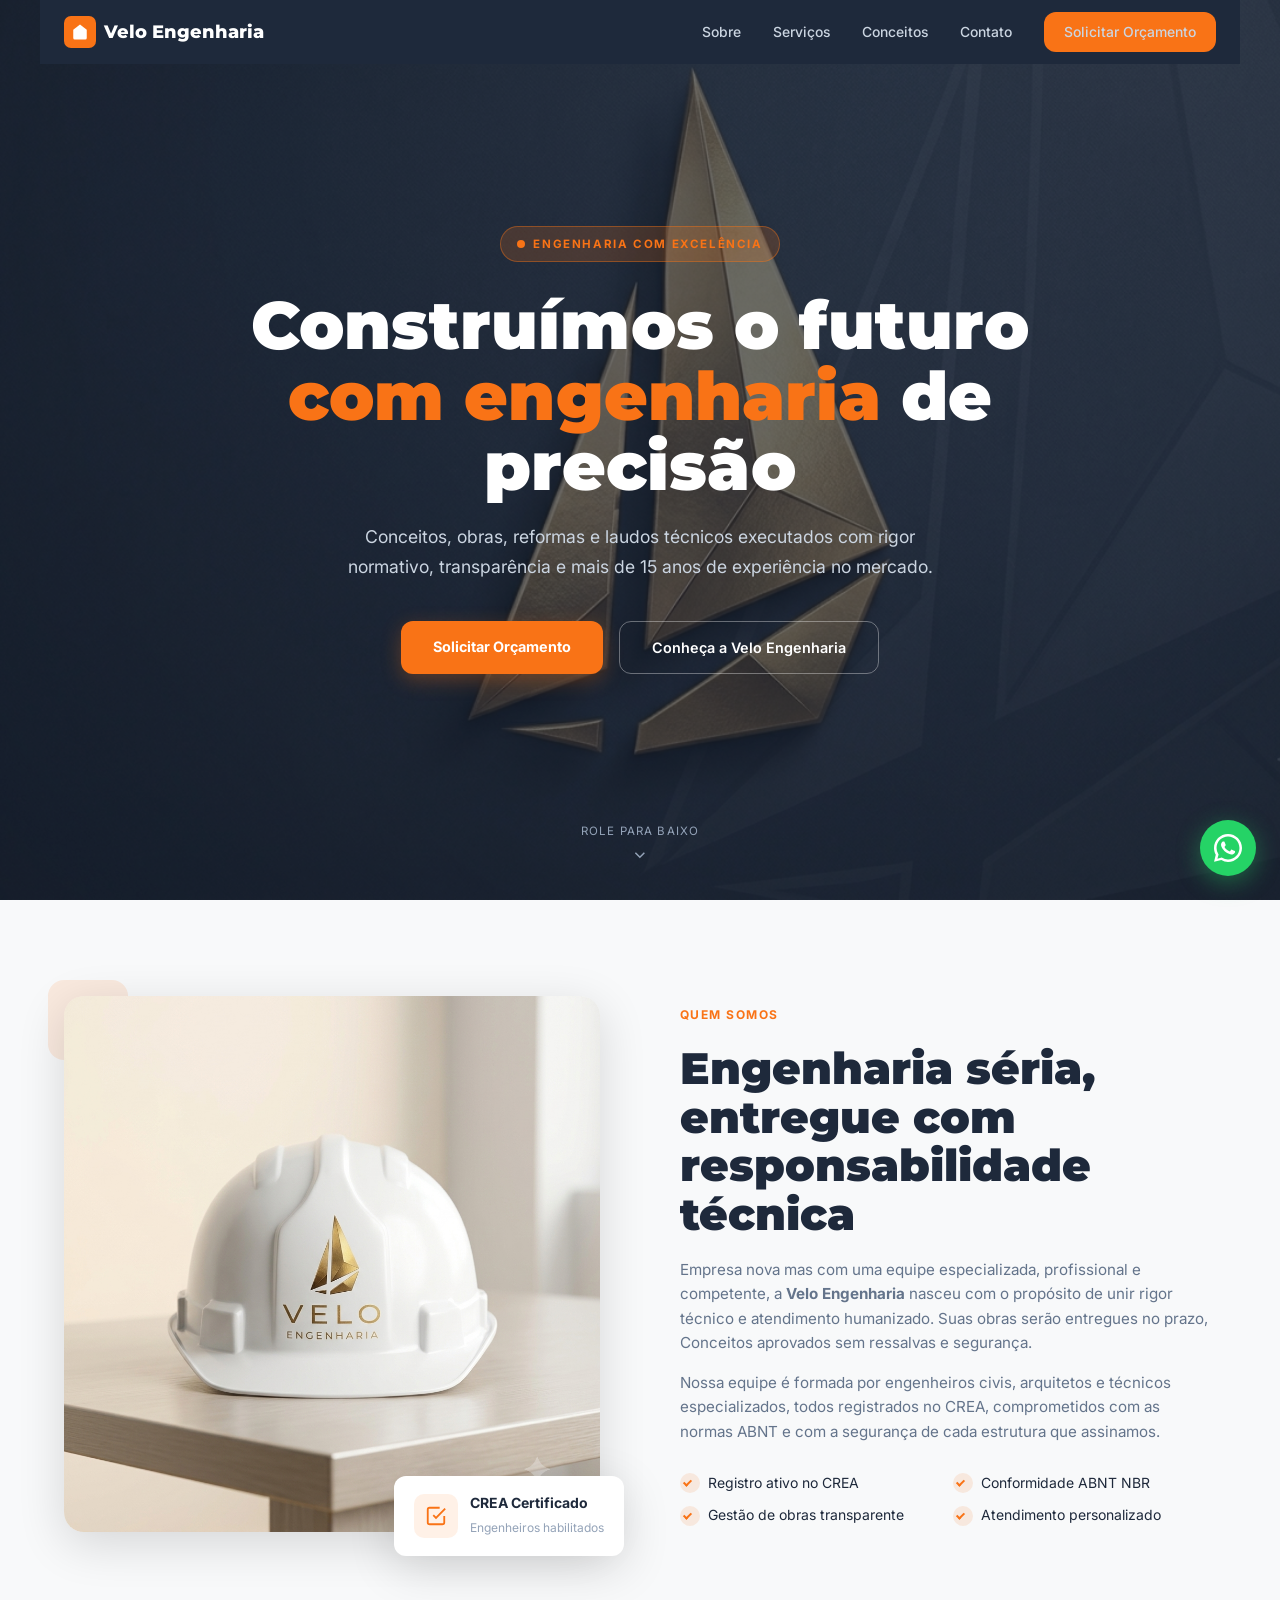
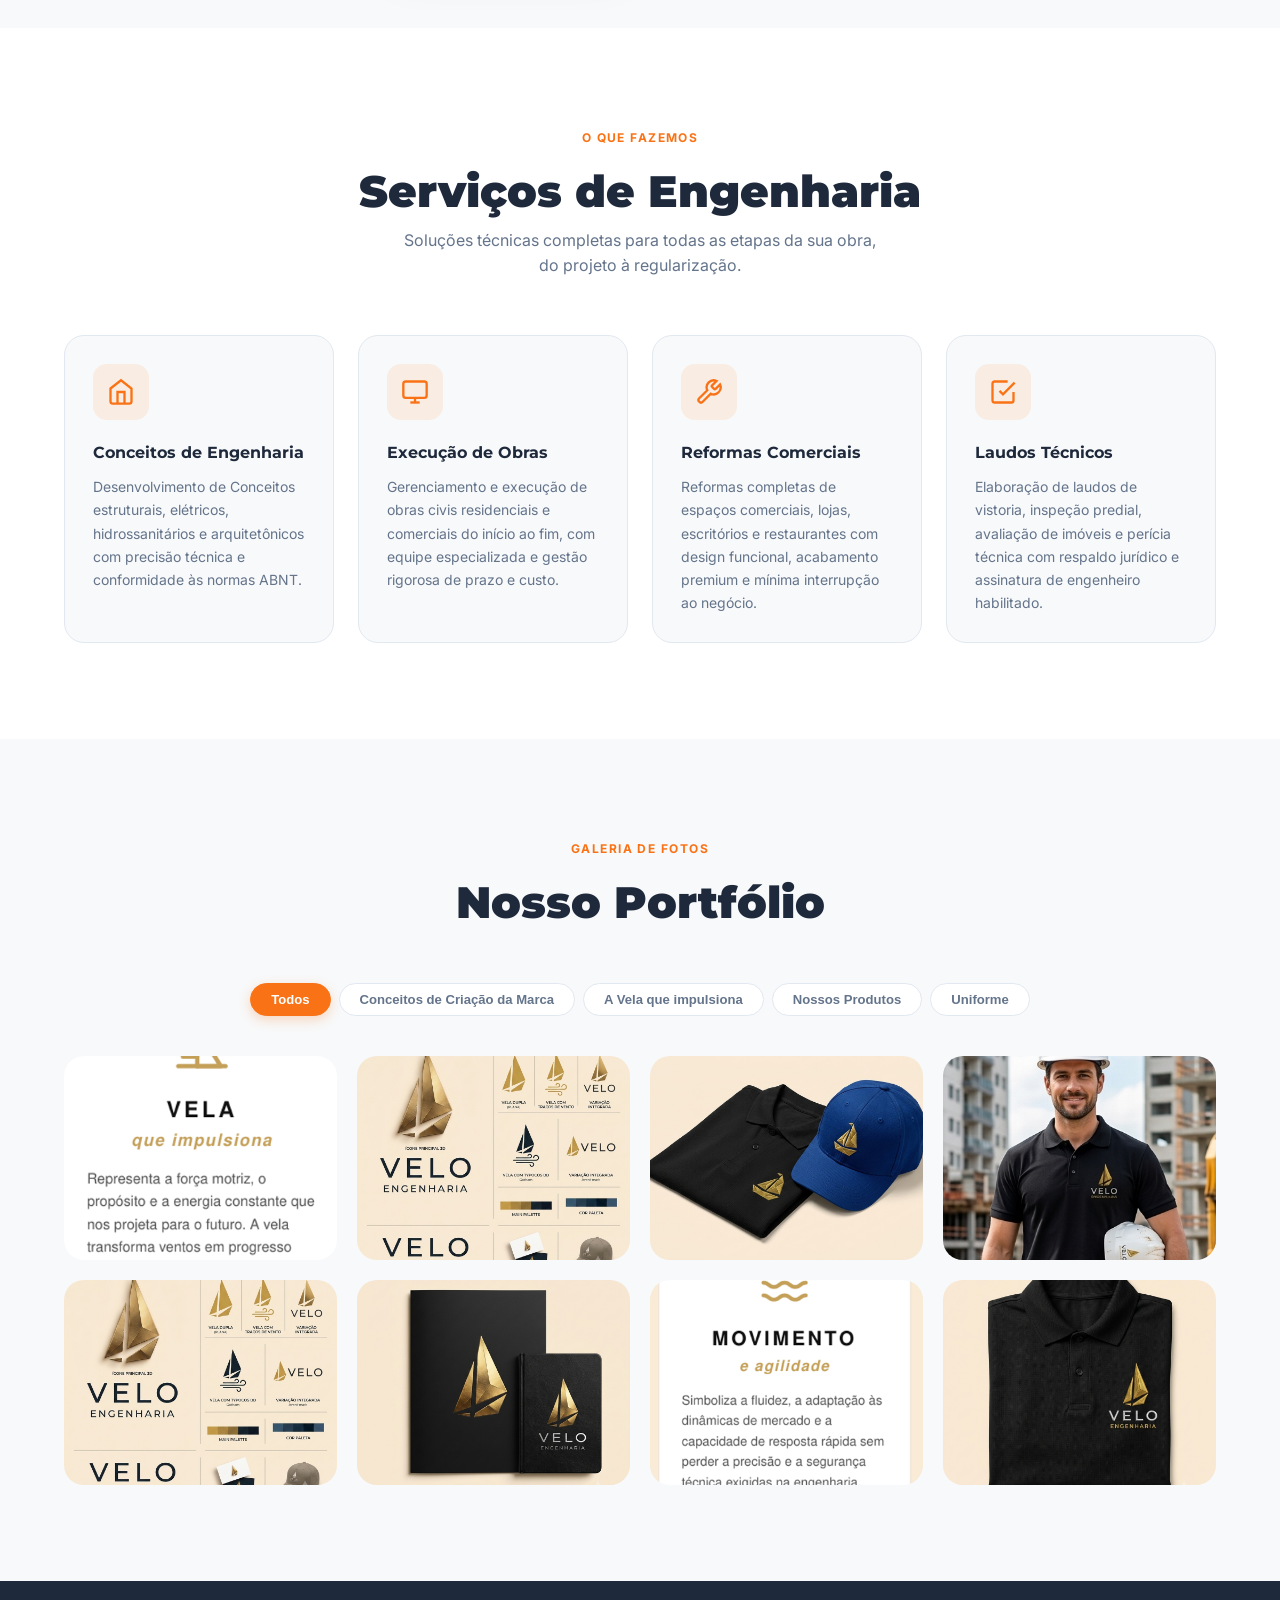
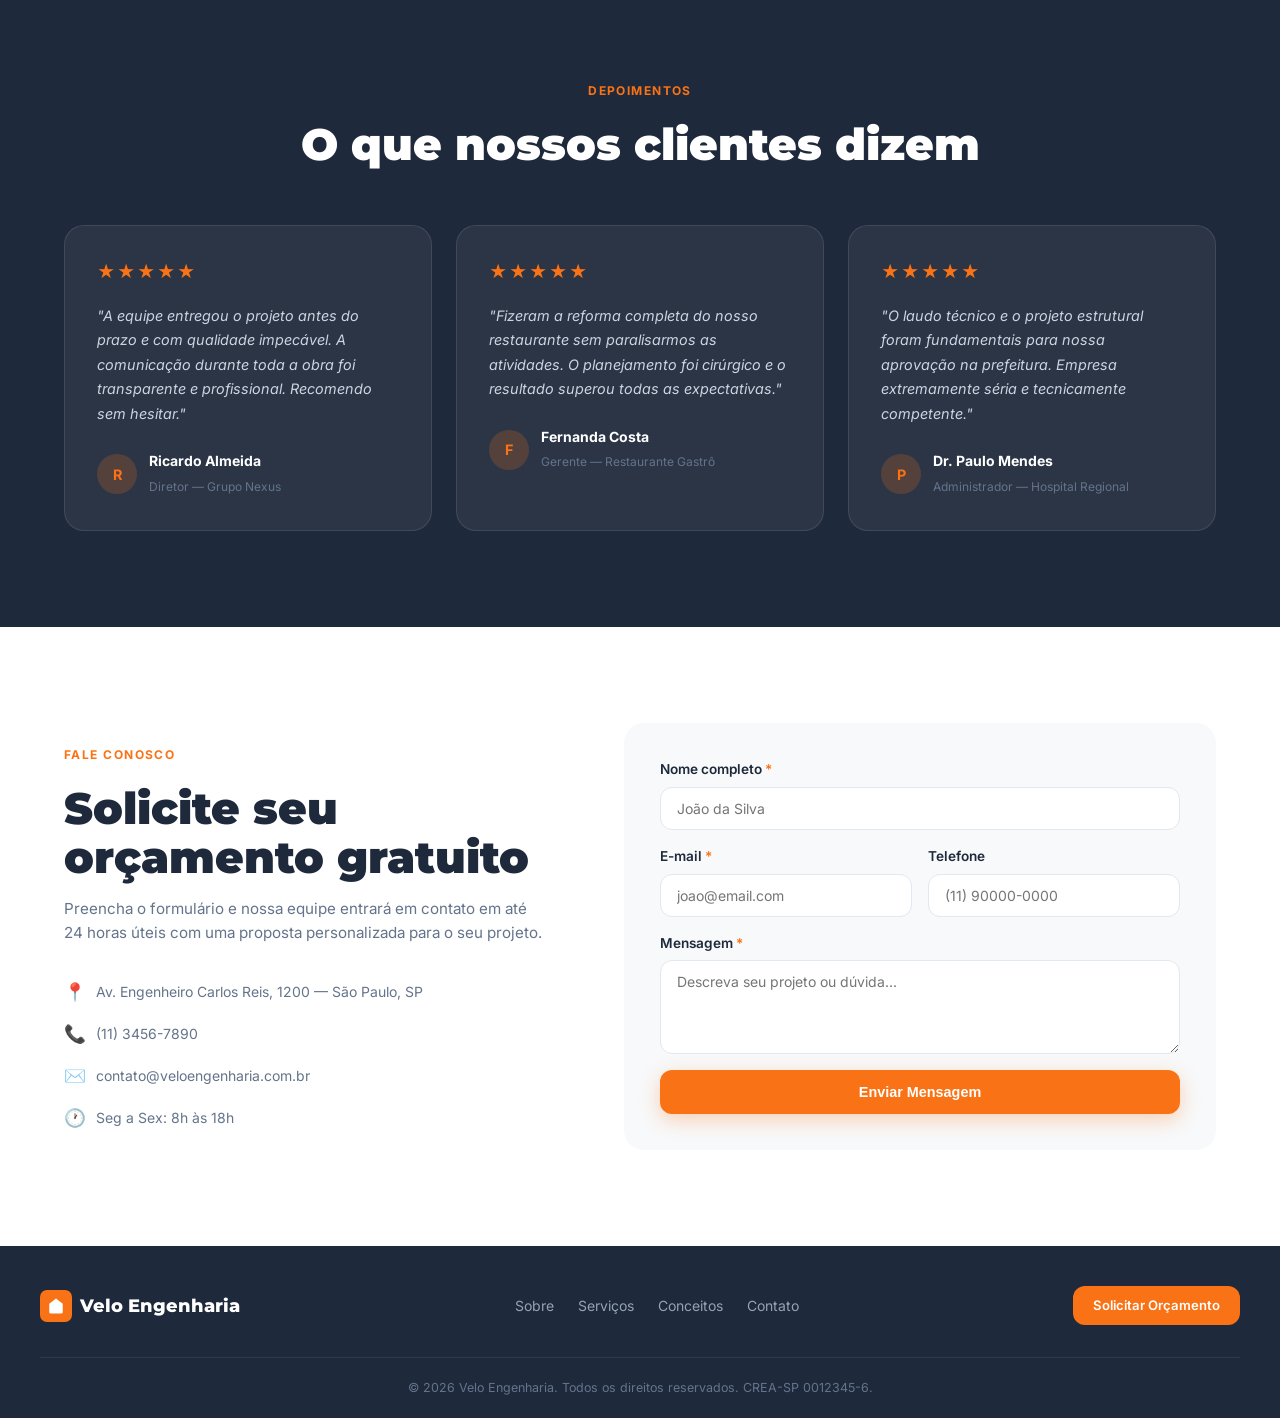
<file: index.html>
<!doctype html>
<html lang="pt-BR">
  <head>
    <meta charset="UTF-8" />
    <meta name="viewport" content="width=device-width, initial-scale=1.0" />
    <title>Velo Engenharia</title>
    <link rel="preconnect" href="https://fonts.googleapis.com" />
    <link rel="preconnect" href="https://fonts.gstatic.com" crossorigin />
    <link href="https://fonts.googleapis.com/css2?family=Montserrat:wght@400;600;700;800;900&family=Inter:wght@400;500;600&display=swap" rel="stylesheet" />
    <link rel="stylesheet" href="style.css" />
  </head>
  <body>

    <!-- ── NAVBAR ── -->
    <header id="navbar">
      <div class="nav-inner">
        <a href="#inicio" class="nav-logo">
          <span class="logo-icon">
            <svg viewBox="0 0 24 24" fill="white"><path d="M3 9l9-7 9 7v11a2 2 0 0 1-2 2H5a2 2 0 0 1-2-2z"/></svg>
          </span>
          <span>Velo Engenharia</span>
        </a>

        <nav class="nav-links" id="nav-links">
          <a href="#sobre">Sobre</a>
          <a href="#servicos">Serviços</a>
          <a href="#conceitos">Conceitos</a>
          <a href="#contato">Contato</a>
          <a href="#contato" class="btn-nav">Solicitar Orçamento</a>
        </nav>

        <button class="hamburger" id="hamburger" aria-label="Menu">
          <span></span><span></span><span></span>
        </button>
      </div>
    </header>

    <!-- ── HERO ── -->
    <section id="inicio" class="hero">
      <div class="hero-overlay"></div>
      <div class="hero-content">
        <div class="hero-badge">
          <span class="badge-dot"></span>
          Engenharia com Excelência
        </div>
        <h1>Construímos o futuro <span class="accent">com engenharia</span> de precisão</h1>
        <p>Conceitos, obras, reformas e laudos técnicos executados com rigor normativo, transparência e mais de 15 anos de experiência no mercado.</p>
        <div class="hero-ctas">
          <a href="#contato" class="btn-primary">Solicitar Orçamento</a>
          <a href="#sobre" class="btn-outline">Conheça a Velo Engenharia</a>
        </div>
      </div>
      <div class="scroll-hint">
        <span>Role para baixo</span>
        <svg viewBox="0 0 24 24" fill="none" stroke="currentColor" stroke-width="2"><polyline points="6 9 12 15 18 9"/></svg>
      </div>
    </section>

    <!-- ── SOBRE ── -->
    <section id="sobre" class="section bg-ice">
      <div class="container grid-2col">
        <div class="about-img-wrap">
          <div class="about-deco"></div>
          <img
            src="imagens/veloCapacete.png"
            alt="Equipe de engenheiros em obra"
            class="about-img"
          />
          <div class="about-badge-card">
            <div class="badge-card-icon">
              <svg viewBox="0 0 24 24" fill="none" stroke="#F97316" stroke-width="2"><path d="M9 11l3 3L22 4"/><path d="M21 12v7a2 2 0 0 1-2 2H5a2 2 0 0 1-2-2V5a2 2 0 0 1 2-2h11"/></svg>
            </div>
            <div>
              <strong>CREA Certificado</strong>
              <span>Engenheiros habilitados</span>
            </div>
          </div>
        </div>

        <div class="about-text">
          <span class="section-tag">Quem Somos</span>
          <h2>Engenharia séria, entregue com responsabilidade técnica</h2>
          <p>Empresa nova mas com uma equipe especializada, profissional e competente, a <strong>Velo Engenharia</strong> nasceu com o propósito de unir rigor técnico e atendimento humanizado. Suas obras serão entregues no prazo, Conceitos aprovados sem ressalvas e segurança.</p>
          <p>Nossa equipe é formada por engenheiros civis, arquitetos e técnicos especializados, todos registrados no CREA, comprometidos com as normas ABNT e com a segurança de cada estrutura que assinamos.</p>
          <ul class="check-list">
            <li><span class="check-icon"></span>Registro ativo no CREA</li>
            <li><span class="check-icon"></span>Conformidade ABNT NBR</li>
            <li><span class="check-icon"></span>Gestão de obras transparente</li>
            <li><span class="check-icon"></span>Atendimento personalizado</li>
          </ul>
        </div>
      </div>
    </section>

    <!-- ── SERVIÇOS ── -->
    <section id="servicos" class="section bg-white">
      <div class="container">
        <div class="section-header">
          <span class="section-tag">O que fazemos</span>
          <h2>Serviços de Engenharia</h2>
          <p>Soluções técnicas completas para todas as etapas da sua obra, do projeto à regularização.</p>
        </div>
        <div class="services-grid">
          <div class="service-card">
            <div class="service-icon">
              <svg viewBox="0 0 24 24" fill="none" stroke="currentColor" stroke-width="2"><path d="M3 9l9-7 9 7v11a2 2 0 0 1-2 2H5a2 2 0 0 1-2-2z"/><polyline points="9 22 9 12 15 12 15 22"/></svg>
            </div>
            <h3>Conceitos de Engenharia</h3>
            <p>Desenvolvimento de Conceitos estruturais, elétricos, hidrossanitários e arquitetônicos com precisão técnica e conformidade às normas ABNT.</p>
          </div>
          <div class="service-card">
            <div class="service-icon">
              <svg viewBox="0 0 24 24" fill="none" stroke="currentColor" stroke-width="2"><rect x="2" y="3" width="20" height="14" rx="2"/><line x1="8" y1="21" x2="16" y2="21"/><line x1="12" y1="17" x2="12" y2="21"/></svg>
            </div>
            <h3>Execução de Obras</h3>
            <p>Gerenciamento e execução de obras civis residenciais e comerciais do início ao fim, com equipe especializada e gestão rigorosa de prazo e custo.</p>
          </div>
          <div class="service-card">
            <div class="service-icon">
              <svg viewBox="0 0 24 24" fill="none" stroke="currentColor" stroke-width="2"><path d="M14.7 6.3a1 1 0 0 0 0 1.4l1.6 1.6a1 1 0 0 0 1.4 0l3.77-3.77a6 6 0 0 1-7.94 7.94l-6.91 6.91a2.12 2.12 0 0 1-3-3l6.91-6.91a6 6 0 0 1 7.94-7.94l-3.76 3.76z"/></svg>
            </div>
            <h3>Reformas Comerciais</h3>
            <p>Reformas completas de espaços comerciais, lojas, escritórios e restaurantes com design funcional, acabamento premium e mínima interrupção ao negócio.</p>
          </div>
          <div class="service-card">
            <div class="service-icon">
              <svg viewBox="0 0 24 24" fill="none" stroke="currentColor" stroke-width="2"><path d="M9 11l3 3L22 4"/><path d="M21 12v7a2 2 0 0 1-2 2H5a2 2 0 0 1-2-2V5a2 2 0 0 1 2-2h11"/></svg>
            </div>
            <h3>Laudos Técnicos</h3>
            <p>Elaboração de laudos de vistoria, inspeção predial, avaliação de imóveis e perícia técnica com respaldo jurídico e assinatura de engenheiro habilitado.</p>
          </div>
        </div>
      </div>
    </section>

    <!-- ── PORTFÓLIO ── -->
    <section id="conceitos" class="section bg-ice">
      <div class="container">
        <div class="section-header">
          <span class="section-tag">Galeria de Fotos</span>
          <h2>Nosso Portfólio</h2>
          <p></p>
        </div>

        <div class="filter-tabs">
          <button class="filter-btn active" data-filter="Todos">Todos</button>
          <button class="filter-btn" data-filter="Conceitos">Conceitos de Criação da Marca</button>
          <button class="filter-btn" data-filter="VelaImpulso">A Vela que impulsiona</button>
          <button class="filter-btn" data-filter="Produtos">Nossos Produtos</button>
          <button class="filter-btn" data-filter="Uniforme">Uniforme</button>
        </div>

        <div class="portfolio-grid" id="portfolio-grid">
          <div class="portfolio-item" data-category="Conceitos">
            <img src="imagens/vela.png" />
            <div class="portfolio-overlay">
              <p>Criação da Marca</p>
            </div>
          </div>
          <div class="portfolio-item" data-category="VelaImpulso">
            <img src="imagens/veloResumo.png" alt="Vela Impulso" />
            <div class="portfolio-overlay">
              <p>Vela que Impulsiona</p>
            </div>
          </div>
          <div class="portfolio-item" data-category="Produtos">
            <img src="imagens/veloBlusaBone.png" alt="Camisa e Boné Velo" />
            <div class="portfolio-overlay">
              <p>Camisa e Boné Velo</p>
            </div>
          </div>
          <div class="portfolio-item" data-category="Uniforme">
            <img src="imagens/veloUniformeHomem.png" alt="Uniforme Velo Masculino" />
            <div class="portfolio-overlay">
              <p>Uniforme Velo Masculino</p>
            </div>
          </div>
          <div class="portfolio-item" data-category="VelaImpulso">
            <img src="imagens/veloResumo.png" alt="Velo Engenharia" />
            <div class="portfolio-overlay">
              <p>Velo Engenharia</p>
            </div>
          </div>
          <div class="portfolio-item" data-category="Produtos">
            <img src="imagens/veloCardernos.png" alt="Cadernos Velo" />
            <div class="portfolio-overlay">
              <p>Cadernos e Acessórios Velo</p>
            </div>
          </div>
          <div class="portfolio-item" data-category="Conceitos">
            <img src="imagens/movimento.png" alt="Movimento" />
            <div class="portfolio-overlay">
              <p>Movimento e Agilidade</p>
            </div>
          </div>
          <div class="portfolio-item" data-category="Uniforme">
            <img src="imagens/veloUniforme.png" alt="Uniforme Velo" />
            <div class="portfolio-overlay">
              <p>Nosso Uniforme</p>
            </div>
          </div>
        </div>
      </div>
    </section>

    <!-- ── DEPOIMENTOS ── -->
    <section class="section bg-navy">
      <div class="container">
        <div class="section-header">
          <span class="section-tag">Depoimentos</span>
          <h2 style="color:#fff;">O que nossos clientes dizem</h2>
        </div>
        <div class="testimonials-grid">
          <div class="testimonial-card">
            <div class="stars">★★★★★</div>
            <p>"A equipe entregou o projeto antes do prazo e com qualidade impecável. A comunicação durante toda a obra foi transparente e profissional. Recomendo sem hesitar."</p>
            <div class="testimonial-author">
              <div class="author-avatar">R</div>
              <div>
                <strong>Ricardo Almeida</strong>
                <span>Diretor — Grupo Nexus</span>
              </div>
            </div>
          </div>
          <div class="testimonial-card">
            <div class="stars">★★★★★</div>
            <p>"Fizeram a reforma completa do nosso restaurante sem paralisarmos as atividades. O planejamento foi cirúrgico e o resultado superou todas as expectativas."</p>
            <div class="testimonial-author">
              <div class="author-avatar">F</div>
              <div>
                <strong>Fernanda Costa</strong>
                <span>Gerente — Restaurante Gastrô</span>
              </div>
            </div>
          </div>
          <div class="testimonial-card">
            <div class="stars">★★★★★</div>
            <p>"O laudo técnico e o projeto estrutural foram fundamentais para nossa aprovação na prefeitura. Empresa extremamente séria e tecnicamente competente."</p>
            <div class="testimonial-author">
              <div class="author-avatar">P</div>
              <div>
                <strong>Dr. Paulo Mendes</strong>
                <span>Administrador — Hospital Regional</span>
              </div>
            </div>
          </div>
        </div>
      </div>
    </section>

    <!-- ── CONTATO ── -->
    <section id="contato" class="section bg-white">
      <div class="container grid-2col">
        <div class="contact-info">
          <span class="section-tag">Fale Conosco</span>
          <h2>Solicite seu orçamento gratuito</h2>
          <p>Preencha o formulário e nossa equipe entrará em contato em até 24 horas úteis com uma proposta personalizada para o seu projeto.</p>
          <ul class="contact-list">
            <li><span>📍</span>Av. Engenheiro Carlos Reis, 1200 — São Paulo, SP</li>
            <li><span>📞</span>(11) 3456-7890</li>
            <li><span>✉️</span>contato@veloengenharia.com.br</li>
            <li><span>🕐</span>Seg a Sex: 8h às 18h</li>
          </ul>
        </div>

        <div class="form-box">
          <form id="contact-form">
            <div class="form-group">
              <label for="nome">Nome completo <span class="required">*</span></label>
              <input type="text" id="nome" name="nome" placeholder="João da Silva" />
              <span class="error-msg" id="erro-nome">Por favor, informe seu nome.</span>
            </div>
            <div class="form-row">
              <div class="form-group">
                <label for="email">E-mail <span class="required">*</span></label>
                <input type="email" id="email" name="email" placeholder="joao@email.com" />
                <span class="error-msg" id="erro-email">E-mail inválido.</span>
              </div>
              <div class="form-group">
                <label for="telefone">Telefone</label>
                <input type="tel" id="telefone" name="telefone" placeholder="(11) 90000-0000" />
              </div>
            </div>
            <div class="form-group">
              <label for="mensagem">Mensagem <span class="required">*</span></label>
              <textarea id="mensagem" name="mensagem" rows="4" placeholder="Descreva seu projeto ou dúvida..."></textarea>
              <span class="error-msg" id="erro-mensagem">Por favor, escreva sua mensagem.</span>
            </div>
            <div class="form-alert" id="form-alert-error">Corrija os campos destacados antes de enviar.</div>
            <button type="submit" class="btn-primary btn-full">Enviar Mensagem</button>
          </form>
          <div class="form-success" id="form-success">
            <div class="success-icon">✓</div>
            <h3>Mensagem enviada!</h3>
            <p>Nossa equipe retornará em até 24 horas úteis.</p>
            <button onclick="resetForm()" class="btn-link">Enviar nova mensagem</button>
          </div>
        </div>
      </div>
    </section>

    <!-- ── FOOTER ── -->
    <footer>
      <div class="footer-inner">
        <a href="#inicio" class="nav-logo">
          <span class="logo-icon">
            <svg viewBox="0 0 24 24" fill="white"><path d="M3 9l9-7 9 7v11a2 2 0 0 1-2 2H5a2 2 0 0 1-2-2z"/></svg>
          </span>
          <span>Velo Engenharia</span>
        </a>
        <nav class="footer-nav">
          <a href="#sobre">Sobre</a>
          <a href="#servicos">Serviços</a>
          <a href="#conceitos">Conceitos</a>
          <a href="#contato">Contato</a>
        </nav>
        <a href="#contato" class="btn-nav">Solicitar Orçamento</a>
      </div>
      <div class="footer-copy">
        © <span id="year"></span> Velo Engenharia. Todos os direitos reservados. CREA-SP 0012345-6.
      </div>
    </footer>

    <!-- ── WHATSAPP BUTTON ── -->
    <div class="whatsapp-wrap" id="whatsapp-btn">
      <div class="whatsapp-tooltip">Fale Conosco no WhatsApp</div>
      <a
        href="https://wa.me/5511900000000?text=Olá!%20Gostaria%20de%20solicitar%20um%20orçamento."
        target="_blank"
        rel="noopener noreferrer"
        aria-label="Fale Conosco no WhatsApp"
      >
        <svg viewBox="0 0 24 24" fill="white">
          <path d="M17.472 14.382c-.297-.149-1.758-.867-2.03-.967-.273-.099-.471-.148-.67.15-.197.297-.767.966-.94 1.164-.173.199-.347.223-.644.075-.297-.15-1.255-.463-2.39-1.475-.883-.788-1.48-1.761-1.653-2.059-.173-.297-.018-.458.13-.606.134-.133.298-.347.446-.52.149-.174.198-.298.298-.497.099-.198.05-.371-.025-.52-.075-.149-.669-1.612-.916-2.207-.242-.579-.487-.5-.669-.51-.173-.008-.371-.01-.57-.01-.198 0-.52.074-.792.372-.272.297-1.04 1.016-1.04 2.479 0 1.462 1.065 2.875 1.213 3.074.149.198 2.096 3.2 5.077 4.487.709.306 1.262.489 1.694.625.712.227 1.36.195 1.871.118.571-.085 1.758-.719 2.006-1.413.248-.694.248-1.289.173-1.413-.074-.124-.272-.198-.57-.347z"/>
          <path d="M12 0C5.373 0 0 5.373 0 12c0 2.123.554 4.118 1.524 5.85L.057 23.887l6.24-1.637A11.94 11.94 0 0 0 12 24c6.627 0 12-5.373 12-12S18.627 0 12 0zm0 21.818a9.82 9.82 0 0 1-5.002-1.368l-.358-.213-3.706.972.988-3.614-.234-.372A9.82 9.82 0 0 1 2.182 12c0-5.422 4.396-9.818 9.818-9.818 5.421 0 9.818 4.396 9.818 9.818 0 5.421-4.397 9.818-9.818 9.818z"/>
        </svg>
      </a>
    </div>

    <script src="script.js"></script>
  </body>
</html>
</file>
<file: style.css>
/* ── RESET & BASE ── */
*, *::before, *::after { box-sizing: border-box; margin: 0; padding: 0; }

html { scroll-behavior: smooth; font-size: 16px; }

body {
  font-family: 'Inter', sans-serif;
  background: #F8F9FA;
  color: #1E293B;
  line-height: 1.6;
}

::-webkit-scrollbar { width: 6px; }
::-webkit-scrollbar-track { background: transparent; }
::-webkit-scrollbar-thumb { background: #94a3b8; border-radius: 3px; }

/* ── VARIABLES ── */
:root {
  --navy: #1E293B;
  --ice: #F8F9FA;
  --orange: #F97316;
  --orange-dark: #ea6c0b;
  --slate: #64748b;
  --border: #e2e8f0;
  --radius: 12px;
  --radius-lg: 20px;
  --shadow: 0 4px 24px rgba(0,0,0,.08);
  --shadow-lg: 0 12px 48px rgba(0,0,0,.14);
}

/* ── HELPERS ── */
.container { max-width: 1200px; margin: 0 auto; padding: 0 24px; }
.section { padding: 96px 0; }
.bg-ice { background: var(--ice); }
.bg-white { background: #fff; }
.bg-navy { background: var(--navy); }

.section-tag {
  display: inline-block;
  color: var(--orange);
  font-size: .75rem;
  font-weight: 700;
  letter-spacing: .12em;
  text-transform: uppercase;
  margin-bottom: 12px;
}

.section-header {
  text-align: center;
  margin-bottom: 56px;
}
.section-header h2 { margin-top: 8px; }
.section-header p { color: var(--slate); margin-top: 12px; max-width: 480px; margin-left: auto; margin-right: auto; }

h2 {
  font-family: 'Montserrat', sans-serif;
  font-size: clamp(1.75rem, 4vw, 2.75rem);
  font-weight: 900;
  color: var(--navy);
  line-height: 1.1;
}

/* ── BUTTONS ── */
.btn-primary {
  display: inline-block;
  background: var(--orange);
  color: #fff;
  font-weight: 700;
  font-size: .9rem;
  padding: 14px 32px;
  border-radius: var(--radius);
  border: none;
  cursor: pointer;
  text-decoration: none;
  transition: background .2s, transform .2s, box-shadow .2s;
  box-shadow: 0 6px 20px rgba(249,115,22,.3);
}
.btn-primary:hover { background: var(--orange-dark); transform: scale(1.03); }
.btn-primary.btn-full { width: 100%; text-align: center; }

.btn-outline {
  display: inline-block;
  color: #fff;
  font-weight: 600;
  font-size: .9rem;
  padding: 14px 32px;
  border-radius: var(--radius);
  border: 1.5px solid rgba(255,255,255,.35);
  text-decoration: none;
  transition: border-color .2s, background .2s;
}
.btn-outline:hover { border-color: rgba(255,255,255,.8); background: rgba(255,255,255,.1); }

.btn-nav {
  display: inline-block;
  background: var(--orange);
  color: #fff;
  font-weight: 600;
  font-size: .82rem;
  padding: 9px 20px;
  border-radius: var(--radius);
  text-decoration: none;
  transition: background .2s;
}
.btn-nav:hover { background: var(--orange-dark); }

.btn-link {
  background: none;
  border: none;
  color: var(--orange);
  font-weight: 600;
  font-size: .9rem;
  cursor: pointer;
  text-decoration: underline;
}

/* ── NAVBAR ── */
#navbar {
  position: fixed;
  top: 0; left: 0; right: 0;
  z-index: 100;
  transition: background .3s, box-shadow .3s;
}
#navbar.scrolled {
  background: rgba(30,41,59,.95);
  backdrop-filter: blur(8px);
  box-shadow: 0 2px 20px rgba(0,0,0,.3);
}

.nav-inner {
  background-color: var(--navy);
  max-width: 1200px;
  margin: 0 auto;
  padding: 0 24px;
  height: 64px;
  display: flex;
  align-items: center;
  justify-content: space-between;
}

.nav-logo {
  display: flex;
  align-items: center;
  gap: 8px;
  text-decoration: none;
  font-family: 'Montserrat', sans-serif;
  font-weight: 800;
  font-size: 1.1rem;
  color: #fff;
}

.logo-icon {
  width: 32px; height: 32px;
  background: var(--orange);
  border-radius: 7px;
  display: flex; align-items: center; justify-content: center;
  flex-shrink: 0;
}
.logo-icon svg { width: 18px; height: 18px; }

.nav-links {
  display: flex;
  align-items: center;
  gap: 32px;
}
.nav-links a {
  color: #cbd5e1;
  text-decoration: none;
  font-size: .87rem;
  font-weight: 500;
  transition: color .2s;
}
.nav-links a:hover { color: var(--orange); }

.hamburger {
  display: none;
  flex-direction: column;
  gap: 5px;
  background: none;
  border: none;
  cursor: pointer;
  padding: 4px;
}
.hamburger span {
  display: block;
  width: 22px; height: 2px;
  background: #fff;
  border-radius: 2px;
  transition: transform .3s, opacity .3s;
}
.hamburger.open span:nth-child(1) { transform: translateY(7px) rotate(45deg); }
.hamburger.open span:nth-child(2) { opacity: 0; }
.hamburger.open span:nth-child(3) { transform: translateY(-7px) rotate(-45deg); }

/* Mobile menu */
@media (max-width: 768px) {
  .hamburger { display: flex; }
  .nav-links {
    display: none;
    flex-direction: column;
    align-items: flex-start;
    gap: 0;
    position: absolute;
    top: 64px; left: 0; right: 0;
    background: var(--navy);
    border-top: 1px solid rgba(255,255,255,.1);
    padding: 16px 24px 24px;
  }
  .nav-links.open { display: flex; }
  .nav-links a {
    width: 100%;
    padding: 12px 0;
    border-bottom: 1px solid rgba(255,255,255,.06);
    font-size: .95rem;
  }
  .nav-links .btn-nav { margin-top: 16px; width: 100%; text-align: center; padding: 12px; }
}

/* ── HERO ── */
.hero {
  position: relative;
  min-height: 100vh;
  display: flex;
  align-items: center;
  justify-content: center;
  background: url('imagens/veloFundo.png') center/cover no-repeat;
}

.hero-overlay {
  position: absolute;
  inset: 0;
  background: rgba(30,41,59,.65);
}

.hero-content {
  position: relative;
  z-index: 1;
  max-width: 860px;
  margin: 0 auto;
  padding: 0 24px;
  text-align: center;
}

.hero-badge {
  display: inline-flex;
  align-items: center;
  gap: 8px;
  background: rgba(249,115,22,.18);
  border: 1px solid rgba(249,115,22,.4);
  color: var(--orange);
  font-size: .72rem;
  font-weight: 700;
  letter-spacing: .14em;
  text-transform: uppercase;
  padding: 8px 16px;
  border-radius: 100px;
  margin-bottom: 28px;
}

.badge-dot {
  width: 8px; height: 8px;
  background: var(--orange);
  border-radius: 50%;
  animation: pulse 1.8s infinite;
}
@keyframes pulse {
  0%, 100% { opacity: 1; transform: scale(1); }
  50% { opacity: .5; transform: scale(.8); }
}

.hero-content h1 {
  font-family: 'Montserrat', sans-serif;
  font-size: clamp(2.2rem, 6vw, 4.2rem);
  font-weight: 900;
  color: #fff;
  line-height: 1.05;
  margin-bottom: 20px;
}

.accent { color: var(--orange); }

.hero-content > p {
  color: #cbd5e1;
  font-size: 1.1rem;
  max-width: 600px;
  margin: 0 auto 40px;
  line-height: 1.7;
}

.hero-ctas {
  display: flex;
  gap: 16px;
  justify-content: center;
  flex-wrap: wrap;
}

.scroll-hint {
  position: absolute;
  bottom: 36px;
  left: 50%;
  transform: translateX(-50%);
  display: flex;
  flex-direction: column;
  align-items: center;
  gap: 6px;
  color: #94a3b8;
  font-size: .72rem;
  letter-spacing: .1em;
  text-transform: uppercase;
}
.scroll-hint svg {
  width: 18px; height: 18px;
  animation: bounce 1.8s infinite;
}
@keyframes bounce {
  0%, 100% { transform: translateY(0); }
  50% { transform: translateY(6px); }
}

/* ── STATS ── */
.stats-strip { background: var(--navy); padding: 48px 0; }
.stats-inner {
  max-width: 1200px;
  margin: 0 auto;
  padding: 0 24px;
  display: grid;
  grid-template-columns: repeat(4, 1fr);
  gap: 32px;
}
@media (max-width: 640px) { .stats-inner { grid-template-columns: repeat(2, 1fr); } }

.stat { text-align: center; }
.stat strong {
  display: block;
  font-family: 'Montserrat', sans-serif;
  font-size: clamp(2rem, 5vw, 3rem);
  font-weight: 900;
  color: var(--orange);
  line-height: 1;
}
.stat span { color: #94a3b8; font-size: .82rem; margin-top: 6px; display: block; }

/* ── ABOUT ── */
.grid-2col {
  display: grid;
  grid-template-columns: 1fr 1fr;
  gap: 80px;
  align-items: center;
}
@media (max-width: 900px) {
  .grid-2col { grid-template-columns: 1fr; gap: 48px; }
}

.about-img-wrap { position: relative; }
.about-deco {
  position: absolute;
  top: -16px; left: -16px;
  width: 80px; height: 80px;
  background: rgba(249,115,22,.12);
  border-radius: 16px;
}
.about-img {
  position: relative;
  width: 100%;
  border-radius: var(--radius-lg);
  box-shadow: var(--shadow-lg);
  display: block;
}
.about-badge-card {
  position: absolute;
  bottom: -24px; right: -24px;
  background: #fff;
  border-radius: var(--radius);
  box-shadow: var(--shadow-lg);
  padding: 16px 20px;
  display: flex;
  align-items: center;
  gap: 12px;
}
@media (max-width: 900px) {
  .about-badge-card { bottom: -12px; right: -4px; }
}
.badge-card-icon {
  width: 44px; height: 44px;
  background: rgba(249,115,22,.1);
  border-radius: 10px;
  display: flex; align-items: center; justify-content: center;
  flex-shrink: 0;
}
.badge-card-icon svg { width: 22px; height: 22px; }
.about-badge-card strong { display: block; color: var(--navy); font-size: .875rem; font-weight: 700; }
.about-badge-card span { color: #94a3b8; font-size: .75rem; }

.about-text h2 { margin: 8px 0 20px; }
.about-text p { color: var(--slate); margin-bottom: 16px; font-size: .95rem; }

.check-list {
  list-style: none;
  display: grid;
  grid-template-columns: 1fr 1fr;
  gap: 10px;
  margin-top: 28px;
}
@media (max-width: 480px) { .check-list { grid-template-columns: 1fr; } }

.check-list li {
  display: flex;
  align-items: center;
  gap: 8px;
  font-size: .875rem;
  color: var(--navy);
}
.check-icon {
  display: inline-flex;
  width: 20px; height: 20px;
  background: rgba(249,115,22,.12);
  border-radius: 50%;
  flex-shrink: 0;
  position: relative;
}
.check-icon::after {
  content: '';
  position: absolute;
  left: 5px; top: 8px;
  width: 5px; height: 8px;
  border: 2px solid var(--orange);
  border-top: none; border-left: none;
  transform: rotate(45deg) translate(-2px, -2px);
}

/* ── SERVICES ── */
.services-grid {
  display: grid;
  grid-template-columns: repeat(4, 1fr);
  gap: 24px;
}
@media (max-width: 1024px) { .services-grid { grid-template-columns: repeat(2, 1fr); } }
@media (max-width: 480px) { .services-grid { grid-template-columns: 1fr; } }

.service-card {
  background: var(--ice);
  border: 1px solid var(--border);
  border-radius: var(--radius-lg);
  padding: 28px;
  transition: box-shadow .3s, transform .3s;
}
.service-card:hover { box-shadow: var(--shadow-lg); transform: translateY(-4px); }
.service-card:hover .service-icon { background: var(--orange); color: #fff; }

.service-icon {
  width: 56px; height: 56px;
  background: rgba(249,115,22,.1);
  border-radius: 14px;
  display: flex; align-items: center; justify-content: center;
  color: var(--orange);
  margin-bottom: 20px;
  transition: background .3s, color .3s;
}
.service-icon svg { width: 28px; height: 28px; }

.service-card h3 {
  font-family: 'Montserrat', sans-serif;
  font-size: 1rem;
  font-weight: 700;
  color: var(--navy);
  margin-bottom: 10px;
}
.service-card p { color: var(--slate); font-size: .875rem; line-height: 1.65; }

/* ── PORTFOLIO ── */
.filter-tabs {
  display: flex;
  gap: 8px;
  justify-content: center;
  flex-wrap: wrap;
  margin-bottom: 40px;
}

.filter-btn {
  padding: 8px 20px;
  border-radius: 100px;
  font-size: .82rem;
  font-weight: 600;
  cursor: pointer;
  border: 1.5px solid var(--border);
  background: #fff;
  color: var(--slate);
  transition: all .2s;
}
.filter-btn:hover { border-color: var(--orange); color: var(--orange); }
.filter-btn.active {
  background: var(--orange);
  border-color: var(--orange);
  color: #fff;
  box-shadow: 0 4px 12px rgba(249,115,22,.25);
}

.portfolio-grid {
  display: grid;
  grid-template-columns: repeat(4, 1fr);
  gap: 20px;
}
@media (max-width: 480px) { .portfolio-grid { grid-template-columns: repeat(2, 1fr); } }
@media (max-width: 520px) { .portfolio-grid { grid-template-columns: 1fr; } }

.portfolio-item {
  position: relative;
  border-radius: var(--radius-lg);
  overflow: hidden;
  aspect-ratio: 4/3;
  background: #cbd5e1;
  cursor: pointer;
}
.portfolio-item img {
  width: 100%; height: 100%;
  object-fit: cover;
  display: block;
  transition: transform .5s;
}
.portfolio-item:hover img { transform: scale(1.06); }

.portfolio-overlay {
  position: absolute;
  inset: 0;
  background: linear-gradient(to top, rgba(30,41,59,.9) 0%, transparent 55%);
  opacity: 0;
  transition: opacity .3s;
  display: flex;
  flex-direction: column;
  justify-content: flex-end;
  padding: 20px;
}
.portfolio-item:hover .portfolio-overlay { opacity: 1; }
.portfolio-overlay span {
  color: var(--orange);
  font-size: .7rem;
  font-weight: 700;
  letter-spacing: .1em;
  text-transform: uppercase;
}
.portfolio-overlay p { color: #fff; font-size: .85rem; font-weight: 600; margin-top: 4px; }

.portfolio-item.hidden { display: none; }

/* ── TESTIMONIALS ── */
.testimonials-grid {
  display: grid;
  grid-template-columns: repeat(3, 1fr);
  gap: 24px;
}
@media (max-width: 900px) { .testimonials-grid { grid-template-columns: 1fr; } }

.testimonial-card {
  background: rgba(255,255,255,.06);
  border: 1px solid rgba(255,255,255,.1);
  border-radius: var(--radius-lg);
  padding: 32px;
  transition: background .2s;
}
.testimonial-card:hover { background: rgba(255,255,255,.1); }

.stars { color: var(--orange); font-size: 1.1rem; margin-bottom: 18px; letter-spacing: 2px; }

.testimonial-card > p {
  color: #cbd5e1;
  font-size: .9rem;
  line-height: 1.7;
  font-style: italic;
  margin-bottom: 24px;
}

.testimonial-author { display: flex; align-items: center; gap: 12px; }

.author-avatar {
  width: 40px; height: 40px;
  background: rgba(249,115,22,.2);
  border-radius: 50%;
  display: flex; align-items: center; justify-content: center;
  color: var(--orange);
  font-weight: 700;
  font-size: .9rem;
  flex-shrink: 0;
}

.testimonial-author strong { display: block; color: #fff; font-size: .875rem; }
.testimonial-author span { color: #64748b; font-size: .75rem; }

/* ── CONTACT ── */
.contact-info h2 { margin: 8px 0 16px; }
.contact-info > p { color: var(--slate); font-size: .95rem; margin-bottom: 32px; }

.contact-list { list-style: none; display: flex; flex-direction: column; gap: 14px; }
.contact-list li {
  display: flex;
  align-items: center;
  gap: 10px;
  color: var(--slate);
  font-size: .875rem;
}
.contact-list li span { font-size: 1.1rem; }

.form-box {
  background: var(--ice);
  border-radius: var(--radius-lg);
  padding: 36px;
}

.form-group { display: flex; flex-direction: column; gap: 6px; margin-bottom: 16px; }
.form-group label { font-size: .85rem; font-weight: 600; color: var(--navy); }
.required { color: var(--orange); }

.form-group input,
.form-group textarea {
  padding: 12px 16px;
  border: 1.5px solid var(--border);
  border-radius: var(--radius);
  font-family: 'Inter', sans-serif;
  font-size: .875rem;
  color: var(--navy);
  background: #fff;
  outline: none;
  transition: border-color .2s, box-shadow .2s;
}
.form-group input:focus,
.form-group textarea:focus {
  border-color: var(--orange);
  box-shadow: 0 0 0 3px rgba(249,115,22,.15);
}
.form-group textarea { resize: vertical; }
.form-group input.error,
.form-group textarea.error { border-color: #f87171; box-shadow: 0 0 0 3px rgba(248,113,113,.15); }

.error-msg {
  color: #ef4444;
  font-size: .78rem;
  display: none;
}
.error-msg.visible { display: block; }

.form-row { display: grid; grid-template-columns: 1fr 1fr; gap: 16px; }
@media (max-width: 480px) { .form-row { grid-template-columns: 1fr; } }

.form-alert {
  background: #fef2f2;
  border: 1px solid #fecaca;
  color: #dc2626;
  font-size: .82rem;
  padding: 12px 16px;
  border-radius: var(--radius);
  margin-bottom: 16px;
  display: none;
}
.form-alert.visible { display: block; }

.form-success {
  display: none;
  text-align: center;
  padding: 48px 0;
}
.form-success.visible { display: block; }

.success-icon {
  width: 64px; height: 64px;
  background: #dcfce7;
  color: #16a34a;
  border-radius: 50%;
  font-size: 1.8rem;
  display: flex; align-items: center; justify-content: center;
  margin: 0 auto 16px;
}

.form-success h3 {
  font-family: 'Montserrat', sans-serif;
  font-size: 1.25rem;
  color: var(--navy);
  margin-bottom: 8px;
}
.form-success p { color: var(--slate); font-size: .9rem; margin-bottom: 20px; }

/* ── FOOTER ── */
footer {
  background: var(--navy);
  padding: 40px 24px 0;
}

.footer-inner {
  max-width: 1200px;
  margin: 0 auto;
  display: flex;
  align-items: center;
  justify-content: space-between;
  flex-wrap: wrap;
  gap: 20px;
  padding-bottom: 32px;
}

.footer-nav { display: flex; gap: 24px; flex-wrap: wrap; }
.footer-nav a {
  color: #94a3b8;
  text-decoration: none;
  font-size: .875rem;
  transition: color .2s;
}
.footer-nav a:hover { color: var(--orange); }

.footer-copy {
  max-width: 1200px;
  margin: 0 auto;
  padding: 20px 0;
  border-top: 1px solid rgba(255,255,255,.08);
  text-align: center;
  color: #64748b;
  font-size: .78rem;
}

/* ── WHATSAPP ── */
.whatsapp-wrap {
  position: fixed;
  bottom: 24px;
  right: 24px;
  z-index: 200;
}

.whatsapp-wrap a {
  display: flex;
  width: 56px; height: 56px;
  background: #25D366;
  border-radius: 50%;
  align-items: center;
  justify-content: center;
  box-shadow: 0 6px 24px rgba(37,211,102,.4);
  transition: background .2s, transform .2s;
}
.whatsapp-wrap a:hover { background: #1ebe5c; transform: scale(1.1); }
.whatsapp-wrap a svg { width: 28px; height: 28px; }

.whatsapp-tooltip {
  position: absolute;
  bottom: calc(100% + 8px);
  right: 0;
  background: var(--navy);
  color: #fff;
  font-size: .78rem;
  font-weight: 500;
  padding: 7px 12px;
  border-radius: 8px;
  white-space: nowrap;
  opacity: 0;
  pointer-events: none;
  transition: opacity .2s;
}
.whatsapp-tooltip::after {
  content: '';
  position: absolute;
  top: 100%; right: 16px;
  border: 6px solid transparent;
  border-top-color: var(--navy);
}
.whatsapp-wrap:hover .whatsapp-tooltip { opacity: 1; }
</file>
